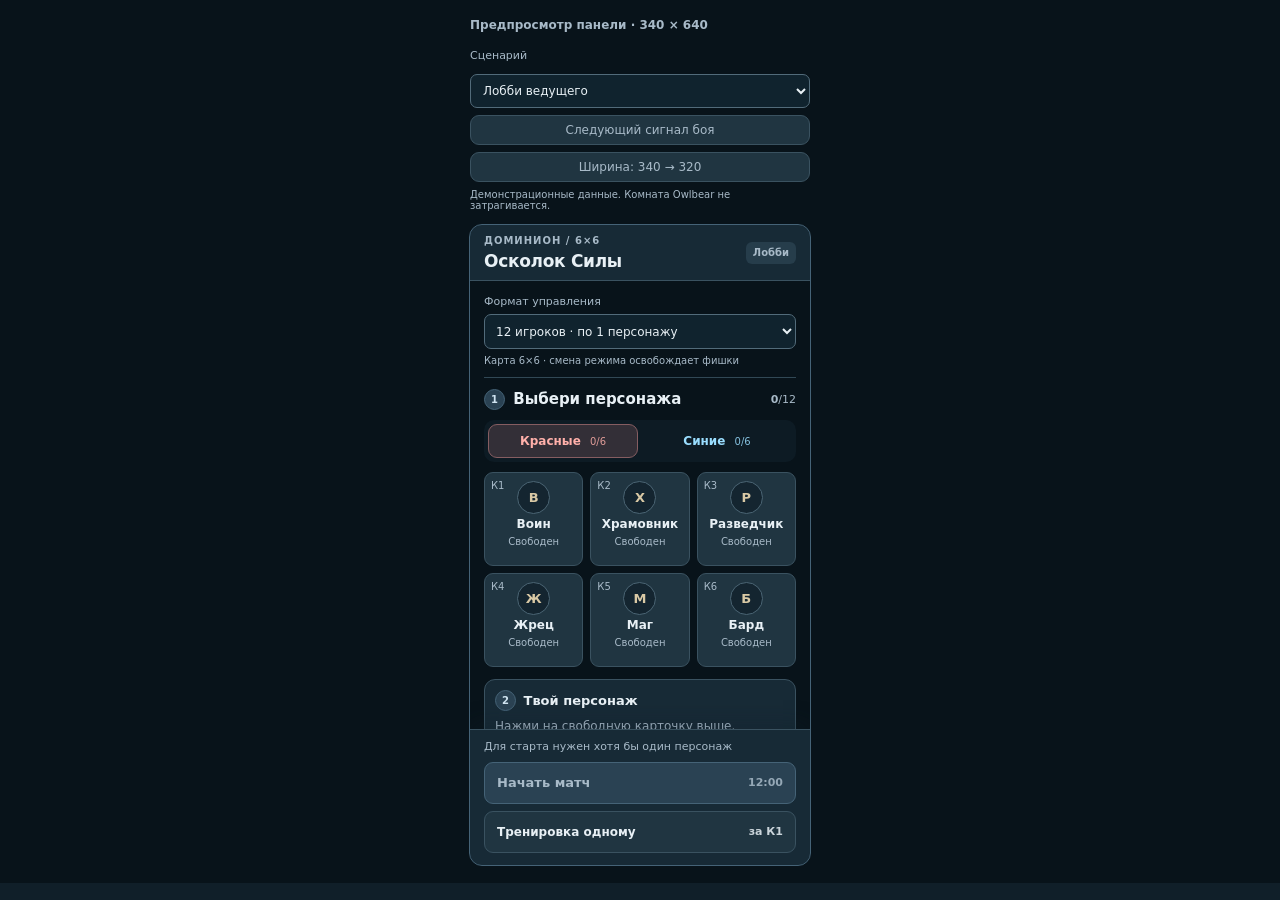
<file: preview.html>
<!doctype html>
<html lang="ru">
<meta charset="utf-8">
<meta name="viewport" content="width=device-width, initial-scale=1">
<title>Доминион</title>
<link rel="stylesheet" href="./panel.css?v=0.11.8">

<style>body{padding:18px 0;display:flex;flex-direction:column;align-items:center;gap:14px;background:#08131a}.app{width:340px;height:640px;outline:1px solid #456377;border-radius:12px}.preview-controls{width:min(340px,95vw);display:grid;gap:7px;font:12px system-ui;color:#a8bac8}.preview-controls select{padding:8px}.preview-controls button{padding:7px}.preview-note{margin:0;font-size:10px}@media(max-width:339px){.app{width:320px}}</style>
<div class="preview-controls"><strong>Предпросмотр панели · 340 × 640</strong><label for="preview-state">Сценарий</label><select id="preview-state"><option value="lobby">Лобби ведущего</option><option value="selected">Выбран Жрец</option><option value="player">Обычный игрок</option><option value="moving">Движение</option><option value="combat">Бой · действие</option><option value="ready">Бой · принято</option><option value="missed">Бой · пропуск</option><option value="dead">Возрождение</option><option value="spectator">Зритель</option><option value="teams-lobby">2 игрока · пустое лобби</option><option value="teams-ready">2 игрока · команды готовы</option><option value="teams-playing">2 игрока · управление</option><option value="teams-combats">2 игрока · две стычки</option><option value="solo-lobby">1 игрок · пустое лобби</option><option value="solo-ready">1 игрок · все 12 готовы</option><option value="solo-playing">1 игрок · управление</option><option value="solo-combats">1 игрок · две стычки</option><option value="preparing">Подготовка · 1:00</option><option value="preparing-ready">Подготовка · готов</option><option value="preparing-spectator">Подготовка · ведущий без фишки</option><option value="preparing-recovery">Подготовка · другой ведущий</option><option value="solo-preparing">1 игрок · подготовка</option><option value="teams-preparing">2 игрока · подготовка</option><option value="playing-recovery">Матч · восстановление</option><option value="finished-recovery">Итог · восстановление</option><option value="teams-capture-contested">Захват · перевес 3×1</option><option value="teams-capture-paused">Захват · пауза</option><option value="teams-capture-rollback">Захват · откат</option><option value="finished">Итог</option></select><button id="preview-round">Следующий сигнал боя</button><button id="preview-size">Ширина: 340 → 320</button><p class="preview-note">Демонстрационные данные. Комната Owlbear не затрагивается.</p></div><main class="app">
  <header class="app-header">
    <div><div class="eyebrow">ДОМИНИОН / 6×6</div><h1>Осколок Силы</h1></div>
    <span id="phase" class="badge">Подключение</span>
  </header>
  <section id="loading" class="empty-state" role="status"><span class="loading-dot"></span><h2>Открываю сцену…</h2><p id="loading-help">Подключаемся к комнате Owlbear.</p></section>
  <section id="lobby" class="screen" hidden aria-label="Подготовка матча">
    <div class="screen-body">
      <div class="mode-picker"><label for="control-mode">Формат управления</label><select id="control-mode"><option value="individual">12 игроков · по 1 персонажу</option><option value="teams">2 игрока · по 6 персонажей</option><option value="solo">1 игрок · все 12 персонажей</option></select><p id="mode-help" class="fine"></p></div>
      <div class="section-heading"><h2><span class="step">1</span> <span id="lobby-title">Выбери персонажа</span></h2><span class="muted"><b id="count">0</b>/12</span></div>
      <div class="team-tabs" role="tablist" aria-label="Команда">
        <button id="tab-red" type="button" role="tab" aria-controls="red-team" aria-selected="true" class="red">Красные <span id="red-count">0/6</span></button>
        <button id="tab-blue" type="button" role="tab" aria-controls="blue-team" aria-selected="false" class="blue" tabindex="-1">Синие <span id="blue-count">0/6</span></button>
      </div>
      <button id="claim-group" type="button" class="secondary claim-group" hidden>Взять команду</button>
      <div id="red-team" role="tabpanel" aria-labelledby="tab-red"><div id="red-slots" class="slots"></div></div>
      <div id="blue-team" role="tabpanel" aria-labelledby="tab-blue" hidden><div id="blue-slots" class="slots"></div></div>
      <section id="selection" class="selection-card" aria-labelledby="selection-heading">
        <h2 id="selection-heading"><span class="step">2</span> Твой персонаж</h2>
        <p id="picked" role="status">Нажми на свободную карточку выше.</p>
        <fieldset id="own-aspect" hidden><legend>Настрой персонажа</legend><label for="class-choice">Изменить класс</label><select id="class-choice" aria-label="Изменить класс персонажа"></select><div id="aspect-options" class="aspect-options" role="group" aria-label="Аспект персонажа"></div><p id="aspect-help" class="fine"></p><p class="fine">Класс и аспект можно менять до начала подготовки.</p></fieldset>
        <button type="button" id="release" class="text-button" hidden>Освободить фишку</button>
      </section>
      <details id="host-settings" class="disclosure" hidden>
        <summary>Настройки ведущего</summary>
        <div id="team-aspects"><h3>Классы и аспекты команд</h3><div id="aspect-lineup"></div></div>
        <label for="route">Бег от красного респа до Капли, с</label>
        <input id="route" name="route" type="number" min="2" max="90" step="0.1" inputmode="decimal" placeholder="10 — пробный темп">
        <p class="fine">Укажи игровой замер, если он есть.</p>
      </details>
    </div>
    <footer class="lobby-footer">
      <p id="start-help" class="fine" role="status"></p>
      <form id="start-form" hidden><button type="submit" class="primary" id="start" disabled>Начать матч <span>12:00</span></button></form>
      <button type="button" class="secondary" id="take-host" hidden>Управлять матчем здесь</button>
      <button type="button" class="secondary" id="practice" hidden>Тренировка одному <span>за К1</span></button>
      <p id="waiting-host" class="waiting-host" hidden>Ждём старта от ведущего</p>
    </footer>
  </section>
  <section id="playing" class="screen" hidden aria-label="Матч">
    <div class="scoreboard" aria-label="Счёт матча">
      <div class="score red"><span>Красные</span><strong id="red-score">0</strong></div>
      <div class="match-clock"><span>ДО 1000</span><time id="timer">12:00</time></div>
      <div class="score blue"><span>Синие</span><strong id="blue-score">0</strong></div>
    </div>
      <section id="preparation-card" class="preparation-card" hidden aria-labelledby="preparation-title">
        <div class="preparation-heading"><div><span class="eyebrow">ПЕРЕД СТАРТОМ</span><h2 id="preparation-title">Подготовка</h2></div><time id="preparation-timer">1:00</time></div>
        <p id="preparation-status" role="status">Старт по таймеру</p>
        <p id="preparation-ready" class="preparation-ready">Готовы 0/0</p>
        <button id="ready-early" type="button" class="primary">Готов к старту</button>
        <p id="preparation-help" class="fine">Если все игроки готовы, матч начнётся раньше.</p>
      </section>
      <div id="fight-tabs" class="fight-tabs" role="group" aria-label="Твои стычки" hidden></div>
    <div id="play-scroll" class="screen-body play-body">
      <section id="winner-card" class="winner-card" hidden><h2 id="winner" role="status"></h2><p class="fine">Матч завершён</p><button id="restart" type="button" class="primary" hidden>Вернуться в лобби</button></section>
      <section id="combat" class="combat" hidden aria-labelledby="combat-title">
        <div class="combat-heading"><div><span class="eyebrow">СТЫЧКА</span><h2 id="combat-title">Бой</h2></div><div class="combat-countdown"><b id="combat-seconds">3</b><span>сек</span></div></div>
        <div class="round-line"><span id="combat-clock"></span><span id="combat-round"></span></div>
        <progress id="combat-progress" max="3" value="3" aria-label="Время на действие"></progress>
        <div id="combat-lineup" class="combat-lineup" aria-label="Состав команд"></div>
        <p id="combat-pick" class="combat-pick" role="status"></p>
        <p id="combat-scope" class="fine" hidden></p>
        <button type="button" id="combat-action" class="combat-action">Атаковать</button>
        <button type="button" id="focus-combat" class="secondary focus-combat" hidden>Показать цель на карте</button>
        <p id="combat-rule" class="combat-rule">Один клик на отсчёт · скорость клика не важна</p>
        <p id="combat-result" class="combat-result"></p>
        <button id="retreat" type="button" class="retreat">Отступить <span>к своему респу →</span></button>
      </section>
      <section id="multi-controls" class="multi-controls" hidden><div class="section-heading"><h2>Твои персонажи</h2><span id="owned-count" class="fine"></span></div><div class="multi-fields"><div><label for="active-pawn">Активный</label><select id="active-pawn"></select></div><div><label for="move-scope">Кому приказ</label><select id="move-scope"></select></div></div><div id="squad-buttons" class="squad-buttons"></div><details id="squad-editor" class="disclosure"><summary>Настроить группы 2–2–2</summary><p class="fine">Выбери другого участника — персонажи поменяются местами.</p><div id="squad-fields"></div></details><p id="selection-summary" class="fine"></p></section>
      <section id="player-card" class="player-card" aria-label="Твой персонаж">
        <div class="player-heading"><div><h2 id="me"></h2><p id="player-state" class="fine"></p></div><span id="pet-charge" class="badge amber" hidden>+30% к урону ДД</span></div>
        <div id="health-row" class="health-row" hidden><meter id="health" min="0" max="100" value="100" aria-label="Здоровье"></meter><span id="health-label">100/100</span></div>
        <p id="pet-help" class="fine" hidden></p>
        <p id="control" class="next-action" role="status"></p>
      </section>

      <section class="destinations" aria-labelledby="points-heading">
        <p id="order-recipient" class="order-recipient" role="status"></p>
        <div class="section-heading"><h2 id="points-heading">Куда бежать?</h2><span id="move-label" class="fine">Нажми точку</span></div>
        <ul id="points" class="point-list">
          <li><button type="button" data-point="Трефа"><span class="point-symbol" aria-hidden="true">♣</span><span class="point-info"><b>Трефа</b><span class="point-status">Свободна</span></span><span class="point-arrow" aria-hidden="true">→</span></button></li>
          <li><button type="button" data-point="Капля"><svg class="point-symbol" viewBox="0 0 24 28" aria-hidden="true"><path d="M12 1C10 7 3 14 3 19a9 9 0 0 0 18 0c0-5-7-12-9-18Z"/></svg><span class="point-info"><b>Капля</b><span class="point-status">Свободна</span></span><span class="point-arrow" aria-hidden="true">→</span></button></li>
          <li><button type="button" data-point="Звезда"><span class="point-symbol" aria-hidden="true">★</span><span class="point-info"><b>Звезда</b><span class="point-status">Свободна</span></span><span class="point-arrow" aria-hidden="true">→</span></button></li>
        </ul>
        <div class="pet-routes" aria-labelledby="pet-routes-heading">
          <h3 id="pet-routes-heading">За бафом питомца</h3>
          <p id="pet-recipient" class="fine"></p>
          <div id="pet-destinations" class="pet-destinations">
            <button type="button" data-pet="Б1">Б1</button>
            <button type="button" data-pet="Б2">Б2</button>
            <button type="button" data-pet="Б3">Б3</button>
          </div>
          <p id="pet-pickup-help" class="fine">Герой добежит и возьмёт баф за 5 с без врагов.</p>
        </div>
        <p id="free-move" class="fine" hidden>Свободный маршрут: инструмент «Бег» на карте.</p>
        <button id="cancel-plan" type="button" class="secondary" hidden>Отменить приказ на старт</button>
      </section>
      <section id="spawn-roster" class="spawn-roster" hidden aria-labelledby="spawn-heading"><h3 id="spawn-heading">На респе</h3><div id="spawn-members"></div></section>
      <section class="pet-card"><div class="section-heading"><h3>Баф питомца</h3><span class="amber">+30% к урону ДД</span></div><p id="pets"></p><p class="fine">На лапе карты · 5 с без врагов</p><p class="fine">Одна стычка · носитель усиливает ДД своей команды · не складывается</p></section>
      <p id="clash" class="clash" role="status" hidden></p>
      <button id="practice-opponent" class="secondary practice-opponent" type="button" hidden>Добавить соперника к Капле</button>
      <details class="disclosure"><summary>Детали матча</summary><p id="pace" class="fine"></p><p class="fine">Союзники видны всегда. Враги появляются рядом.</p><p class="fine">Два пропуска действий подряд — поражение. После смерти: 25 с на своём респе.</p><p id="combat-score" class="fine"></p></details>
      <details id="stop" class="disclosure" hidden><summary>Управление матчем</summary><button id="stop-match" type="button" class="danger">Остановить матч</button><p class="fine">Все вернутся в лобби, счёт обнулится.</p></details>
      <details id="recovery" class="disclosure recovery" hidden><summary>Восстановить управление</summary><p class="fine">Прерывание вернёт всех в лобби. Прогресс матча и счёт будут сброшены.</p><button id="recover-lobby" type="button" class="danger">Прервать матч и вернуть лобби</button></details>
    </div>
  </section>
  <p id="notice" role="status" class="notice" hidden></p>
</main>
<script type="module" src="./preview.mjs?v=0.11.8"></script>
</html>
</file>
<file: panel.css>
:root { color-scheme: dark; font: 13px/1.4 system-ui, sans-serif; background: #101f29; color: #e8f0f5; --muted: #a8bac8; --line: #3a5260; --red: #ffb0aa; --blue: #9adeff; --amber: #ffd296; --green: #a7e2c4; }
* { box-sizing: border-box; }
body { margin: 0; }
[hidden] { display: none !important; }
.app { height: 100vh; height: 100dvh; display: flex; flex-direction: column; overflow: hidden; }
.app-header { flex: 0 0 auto; display: flex; justify-content: space-between; align-items: center; gap: 10px; padding: 13px 14px 11px; border-bottom: 1px solid var(--line); background: #172a36; }
.eyebrow { font-size: 9px; letter-spacing: .1em; font-weight: 750; color: var(--muted); }
h1 { font-size: 20px; line-height: 1.3; margin: 2px 0 0; letter-spacing: -.3px; }
h2 { font-size: 15px; line-height: 1.35; margin: 0; font-weight: 700; }
h3 { font-size: 12px; margin: 0; }
p { margin: 5px 0; }
.red { color: var(--red); }.blue { color: var(--blue); }.amber { color: var(--amber); }.muted,.fine { color: var(--muted); }
.fine { font-size: 11px; line-height: 1.45; }
.badge { font-size: 10px; font-weight: 650; padding: 4px 7px; border-radius: 6px; background: #263d4b; color: var(--muted); white-space: nowrap; }
.badge.amber { background: #39372e; color: var(--amber); }
button,input,select { font: inherit; }
button { border: 1px solid var(--line); border-radius: 9px; color: inherit; background: #203541; cursor: pointer; transition: background .12s, border-color .12s; }
button:hover:enabled { background: #2c4655; border-color: #668494; }
button:disabled { cursor: default; }
button:focus-visible,summary:focus-visible,input:focus-visible,select:focus-visible { outline: 2px solid var(--blue); outline-offset: 2px; }
button:focus-visible { z-index: 1; position: relative; }
.screen { min-height: 0; flex: 1; display: flex; flex-direction: column; }
.screen-body { flex: 1; min-height: 0; overflow-y: auto; overscroll-behavior: contain; padding: 13px 14px; scrollbar-width: thin; scrollbar-color: #4b6574 transparent; }
.section-heading { display: flex; justify-content: space-between; align-items: center; gap: 8px; margin-bottom: 10px; }
.section-heading > .muted { font-size: 11px; font-variant-numeric: tabular-nums; }
.step { display: inline-grid; place-items: center; border: 1px solid #456377; background: #2a4253; color: #d0e4f1; font-size: 10px; width: 21px; height: 21px; border-radius: 50%; margin-right: 3px; vertical-align: 1px; }
.team-tabs { display: grid; grid-template-columns: 1fr 1fr; gap: 4px; padding: 4px; border-radius: 10px; background: #0d1b24; margin-bottom: 10px; }
.team-tabs button { min-height: 34px; border: 1px solid transparent; background: transparent; font-size: 12px; font-weight: 700; }
.team-tabs button span { font-size: 10px; margin-left: 5px; font-weight: 450; opacity: .85; }
.team-tabs .red[aria-selected="true"] { background: #332f37; border-color: #855d61; }
.team-tabs .blue[aria-selected="true"] { background: #203c4d; border-color: #4e869e; }
.slots { display: grid; grid-template-columns: repeat(3,minmax(0,1fr)); gap: 7px; }
.slot { min-width: 0; min-height: 94px; padding: 8px 4px 6px; position: relative; display: flex; flex-direction: column; align-items: center; gap: 2px; }
.slot .portrait { width: 33px; height: 33px; display: grid; place-items: center; flex-shrink: 0; border-radius: 50%; background: #142530; border: 1px solid #4b6574; color: #d9c9a5; font-size: 13px; font-weight: 700; }
.slot .portrait img { width: 100%; height: 100%; object-fit: contain; border-radius: 50%; }
.slot-code { position: absolute; top: 6px; left: 6px; font-size: 9px; color: var(--muted); }
.slot-class { font-size: 11px; font-weight: 650; }
.slot-status { width: 100%; overflow: hidden; text-overflow: ellipsis; white-space: nowrap; font-size: 9px; color: var(--muted); }
.slot[aria-pressed="true"] { border: 2px solid var(--green); padding: 7px 3px 5px; background: #233e3d; }
.slot[aria-pressed="true"] .slot-status { color: var(--green); }
.slot:disabled { opacity: .5; }.slot[aria-pressed="true"]:disabled { opacity: 1; }
.selection-card { margin-top: 12px; background: #172a36; border: 1px solid var(--line); border-radius: 11px; padding: 10px; }
.selection-card h2 { font-size: 13px; }
#picked { font-size: 12px; margin: 7px 0 0; }
#selection[data-picked="false"] #picked { color: var(--muted); }
fieldset { border: 0; padding: 0; margin: 9px 0 0; min-width: 0; }
legend { padding: 0; color: var(--muted); font-size: 10px; margin-bottom: 5px; }
.aspect-options { display: flex; gap: 5px; flex-wrap: wrap; }
#class-choice { width: 100%; margin: 4px 0 8px; }
.point-list button[data-planned="true"] { border-color: var(--blue); background: #274858; }
#cancel-plan { width: 100%; margin-top: 7px; }
.spawn-roster { margin-top: 14px; padding: 10px; border: 1px solid var(--line); border-radius: 10px; background: #172a36; }
.spawn-team h4 { margin: 9px 0 5px; font-size: 11px; }
.spawn-team h4.red { color: var(--red); }.spawn-team h4.blue { color: var(--blue); }
.spawn-row { display: grid; grid-template-columns: minmax(0,1fr) auto; gap: 8px; align-items: center; padding: 5px 0; border-top: 1px solid var(--line); font-size: 11px; }
.spawn-name { min-width: 0; }.spawn-name b { display: block; white-space: nowrap; overflow: hidden; text-overflow: ellipsis; }
.spawn-name small { display: block; color: var(--muted); font-size: 10px; margin-top: 2px; }
#aspect-lineup .aspect-row { display: grid; grid-template-columns: 1fr 1fr; gap: 5px; margin-bottom: 9px; }
#aspect-lineup .aspect-row label { grid-column: 1 / -1; }
#aspect-lineup .aspect-row select { width: 100%; min-width: 0; }
.aspect-options button { flex: 1; min-height: 32px; font-size: 11px; padding: 5px; }
.aspect-options button[aria-pressed="true"] { background: #274858; border-color: var(--blue); color: var(--blue); }
.aspect-options button:disabled { opacity: .6; }.aspect-options button[aria-pressed="true"]:disabled { opacity: 1; }
#aspect-help { margin: 6px 0 0; }
.text-button { background: transparent; border: 0; padding: 5px 0 0; font-size: 10px; color: var(--muted); text-decoration: underline; text-underline-offset: 2px; }
.lobby-footer { flex-shrink: 0; padding: 9px 14px 12px; background: #172a36; border-top: 1px solid var(--line); box-shadow: 0 -8px 18px #101f2940; }
#start-help { margin: 0 0 7px; min-height: 16px; }
.primary,.secondary { width: 100%; min-height: 42px; padding: 9px 12px; font-weight: 750; display: flex; justify-content: space-between; align-items: center; gap: 8px; text-align: left; }
.primary { background: var(--blue); color: #122b39; border-color: var(--blue); }
.primary:hover:enabled { background: #bce9ff; border-color: #bce9ff; }
.primary:disabled { background: #2a4253; border-color: #456377; color: #a8bac8; }
.primary span,.secondary span { font-size: 11px; font-weight: 550; opacity: .85; }
.secondary { background: #203541; font-size: 12px; margin-top: 7px; }
.secondary:disabled { opacity: .5; }
.waiting-host { padding: 9px; background: #203541; border-radius: 8px; text-align: center; color: var(--blue); font-size: 12px; margin: 0; }
.disclosure { border-top: 1px solid #314855; margin-top: 12px; padding-top: 9px; }
summary { font-size: 11px; color: var(--muted); cursor: pointer; padding: 3px 0; }
details[open] summary { margin-bottom: 9px; }
label { display: block; font-size: 11px; color: var(--muted); margin: 10px 0 5px; }
input,select { width: 100%; min-width: 0; background: #10232e; color: #e8f0f5; border: 1px solid #526b7a; border-radius: 7px; padding: 8px; }
.aspect-row { display: grid; grid-template-columns: 113px minmax(0,1fr); gap: 7px; align-items: center; margin: 7px 0; }
.aspect-row label { margin: 0; font-size: 10px; }.aspect-row select { font-size: 10px; padding: 7px 3px; }
.scoreboard { display: grid; grid-template-columns: 1fr 100px 1fr; gap: 7px; flex-shrink: 0; padding: 10px 14px; border-bottom: 1px solid var(--line); }
.score { padding: 5px 8px; border-radius: 8px; background: #332f37; }
.score.blue { background: #203c4d; }
.score > span { display: block; font-size: 9px; font-weight: 700; }
.score strong { display: block; font-size: 24px; font-weight: 750; line-height: 1.15; font-variant-numeric: tabular-nums; }
.match-clock { display: flex; flex-direction: column; align-items: center; justify-content: center; }
.match-clock span { font-size: 8px; letter-spacing: .1em; color: var(--muted); }
.match-clock time { font-size: 25px; font-weight: 750; font-variant-numeric: tabular-nums; line-height: 1.3; }
.play-body { padding-top: 10px; }
.preparation-card { border: 1px solid #658c9d; background: #203b49; border-radius: 11px; padding: 12px; margin-bottom: 12px; }
.preparation-heading { display: flex; align-items: center; justify-content: space-between; gap: 8px; }
.preparation-heading .eyebrow { color: var(--blue); font-size: 8px; }.preparation-heading h2 { font-size: 18px; margin-top: 2px; }
.preparation-heading time { color: var(--blue); font-size: 30px; line-height: 1.2; font-weight: 750; font-variant-numeric: tabular-nums; }
#preparation-status { margin: 8px 0 3px; font-size: 12px; font-weight: 650; }.preparation-ready { color: var(--green); font-size: 12px; margin: 3px 0 10px; }
.preparation-card .primary { justify-content: center; }.preparation-card .fine { margin: 8px 0 0; }
.recovery .danger { font-size: 11px; line-height: 1.4; }
.player-card { padding: 0 0 10px; border-bottom: 1px solid #314855; }
.player-heading { display: flex; justify-content: space-between; align-items: center; gap: 5px; }
.player-heading > div { min-width: 0; }.player-heading .badge { flex: 0 0 auto; font-size: 9px; }#pet-help { font-size: 10px; margin-top: 6px; }
#me { font-size: 13px; }#player-state { font-size: 10px; margin: 2px 0; }
.health-row { display: flex; gap: 8px; align-items: center; margin: 5px 0 0; }
#health { flex: 1; min-width: 0; width: 100%; height: 9px; appearance: none; border: 0; }
#health::-webkit-meter-bar { background: #2c4351; border: 0; border-radius: 9px; }
#health::-webkit-meter-optimum-value { background: var(--green); border-radius: 9px; }
#health::-moz-meter-bar { background: var(--green); border-radius: 9px; }
#health-label { min-width: 43px; font-size: 10px; color: var(--muted); text-align: right; font-variant-numeric: tabular-nums; }
.next-action { color: var(--blue); font-size: 12px; margin: 7px 0 0; font-weight: 650; }
.player-card[data-dead="true"] .next-action { font-size: 18px; color: var(--amber); }
.combat { border: 1px solid #8b7856; background: #292e2d; border-radius: 12px; margin: 11px 0 14px; padding: 11px; }
.combat-heading { display: flex; align-items: center; justify-content: space-between; gap: 5px; }
.combat .eyebrow { color: var(--amber); font-size: 8px; }
.combat h2 { font-size: 18px; margin-top: 2px; }
.combat-countdown { display: flex; align-items: baseline; gap: 3px; color: var(--amber); padding: 4px 8px; background: #3f3a2d; border-radius: 8px; }
.combat-countdown b { font-size: 25px; line-height: 1.1; font-variant-numeric: tabular-nums; }.combat-countdown span { font-size: 9px; }
.round-line { margin-top: 8px; display: flex; justify-content: space-between; font-size: 10px; color: #c7c4b9; }
#combat-progress { width: 100%; height: 4px; appearance: none; border: 0; display: block; margin: 6px 0 9px; border-radius: 6px; background: #494438; }
#combat-progress::-webkit-progress-bar { background: #494438; border-radius: 6px; }#combat-progress::-webkit-progress-value { background: var(--amber); border-radius: 6px; }#combat-progress::-moz-progress-bar { background: var(--amber); border-radius: 6px; }
.combat-lineup { display: grid; grid-template-columns: 1fr 1fr; gap: 7px; }
.combat-team { padding: 6px 8px; border: 1px solid #73585a; background: #383235; border-radius: 7px; }
.combat-team.blue { border-color: #4a6d7e; background: #233c48; }
.combat-team strong { display: flex; align-items: baseline; justify-content: space-between; font-size: 10px; }.combat-team b { font-size: 17px; line-height: 1.1; }
.combat-team small { display: block; font-size: 8px; margin-top: 3px; white-space: nowrap; color: #c7cbd0; }
.combat-pick { font-size: 11px; font-weight: 650; min-height: 16px; margin: 9px 0 6px; color: var(--amber); }
.combat-pick[data-tone="success"] { color: var(--green); }.combat-pick[data-tone="danger"] { color: #ffb0aa; }
.combat-action { width: 100%; min-height: 48px; padding: 10px; font-size: 17px; font-weight: 750; background: var(--amber); color: #332a1d; border: 1px solid var(--amber); }
.combat-action:hover:enabled { background: #ffe1b8; border-color: #ffe1b8; }
.combat-action:disabled { background: #3a453c; color: var(--green); border-color: #5c806c; opacity: 1; }
.combat-action[data-state="sending"],.combat-action[data-state="waiting"] { background: #3d4544; border-color: #74877d; color: #cbd4cf; }
.combat-action[data-map-target="true"]:disabled { background: #203b49; border-color: #658c9d; color: var(--blue); font-size: 14px; }
.focus-combat { justify-content: center; min-height: 35px; padding: 6px 9px; color: var(--blue); }
.combat-rule { font-size: 9px; color: #c7c4b9; text-align: center; margin: 6px 0; }
.combat-result { font-size: 10px; color: #d8d6c9; min-height: 14px; margin: 6px 0; }
.retreat { width: 100%; min-height: 34px; display: flex; justify-content: space-between; align-items: center; background: transparent; font-size: 11px; padding: 6px 9px; }
.retreat span { color: var(--muted); font-size: 10px; }.retreat:disabled { color: var(--muted); }
.destinations { margin-top: 12px; }.destinations .section-heading { margin-bottom: 7px; }
.destinations h2 { font-size: 13px; }
.point-list { list-style: none; padding: 0; margin: 0; display: grid; gap: 6px; }
.point-list button { width: 100%; min-height: 46px; display: flex; align-items: center; gap: 10px; padding: 7px 10px; text-align: left; }
.point-list button:disabled { opacity: .55; }.point-symbol { width: 19px; height: 23px; flex-shrink: 0; color: #d9c9a5; fill: #d9c9a5; text-align: center; font-size: 23px; line-height: 1; }
.point-info { display: flex; flex: 1; flex-direction: column; gap: 1px; }.point-info b { font-size: 12px; }.point-status { font-size: 10px; color: var(--muted); }.point-arrow { font-size: 19px; color: var(--blue); }
.point-list button[data-owner="red"] .point-status { color: var(--red); }.point-list button[data-owner="blue"] .point-status { color: var(--blue); }.point-list button[data-contested="true"] .point-status { color: var(--amber); }
#free-move { margin: 7px 0 0; font-size: 10px; }
.pet-card { padding: 10px; border: 1px solid #746342; background: #2a302f; border-radius: 10px; margin-top: 13px; }
.pet-card .section-heading { margin-bottom: 6px; }.pet-card h3 { color: var(--amber); }.pet-card .amber { font-size: 10px; }.pet-card p { font-size: 11px; }.pet-card .fine { font-size: 10px; margin: 3px 0 0; }
.clash { margin-top: 12px; padding-left: 8px; border-left: 2px solid #668494; color: var(--muted); font-size: 11px; }
.practice-opponent { margin-top: 12px; justify-content: center; min-height: 36px; }
.danger { width: 100%; padding: 9px; border-color: #8c6060; color: var(--red); background: #342e33; }
.winner-card { padding: 13px; background: #243e3a; border: 1px solid #638b79; border-radius: 11px; margin-bottom: 12px; }.winner-card h2 { color: var(--green); font-size: 18px; }.winner-card button { margin-top: 10px; }
.empty-state { padding: 30px 20px; color: var(--muted); text-align: center; }.empty-state h2 { color: #e8f0f5; margin: 10px 0 6px; }.empty-state p { font-size: 12px; }
.loading-dot { display: inline-block; width: 12px; height: 12px; background: var(--blue); border-radius: 50%; box-shadow: 0 0 0 6px #9adeff15; }
.notice { flex-shrink: 0; margin: 0; background: #332f37; border-top: 1px solid #855d61; padding: 8px 14px; color: var(--red); font-size: 11px; }
@media (max-width: 325px) { .app-header { padding-inline: 11px; } h1 { font-size: 18px; }.screen-body,.scoreboard { padding-inline: 11px; }.lobby-footer { padding-inline: 11px; }.slot-class { font-size: 10px; }.scoreboard { grid-template-columns: 1fr 88px 1fr; }.combat-rule { font-size: 8px; } }
@media (prefers-reduced-motion: reduce) { button { transition: none; } }
.mode-picker { border-bottom: 1px solid #314855; margin-bottom: 11px; padding-bottom: 8px; }
.mode-picker label { margin: 0 0 5px; }
.mode-picker select { font-size: 12px; min-height: 35px; padding: 7px; }
.mode-picker .fine { margin-bottom: 0; font-size: 10px; }
.claim-group { margin: 0 0 9px; justify-content: center; min-height: 36px; color: var(--blue); }
.multi-controls { padding-bottom: 9px; margin-bottom: 10px; border-bottom: 1px solid #314855; }
.multi-controls h2 { font-size: 12px; }.multi-controls .section-heading { margin-bottom: 4px; }
.multi-fields { display: grid; grid-template-columns: 1fr 1fr; gap: 7px; }
.multi-fields label { margin: 3px 0 4px; font-size: 10px; }.multi-fields select { padding: 6px 3px; font-size: 10px; min-height: 34px; }
#selection-summary { font-size: 10px; margin: 5px 0 0; }
.fight-tabs { display: flex; flex-wrap: wrap; gap: 5px; margin: 10px 0; }
.fight-tabs button { flex: 1 1 100px; padding: 7px 5px; font-size: 10px; text-align: left; min-height: 33px; }
.fight-tabs button[aria-pressed="true"] { border-color: var(--amber); color: var(--amber); background: #3f3a2d; }
.fight-tabs button[data-needs-action="true"]::after { content: " •"; color: var(--amber); }
#combat-scope { font-size: 10px; color: #e2d6bd; margin: 5px 0; }

/* The fixed area holds global state and every owned fight. Only details scroll. */
.app-header { padding: 9px 14px 8px; }
h1 { font-size: 17px; }
.eyebrow { font-size: 10px; }
.scoreboard { padding: 7px 14px; }
.score strong { font-size: 22px; }.score > span { font-size: 10px; }
.match-clock span { font-size: 10px; }.match-clock time { font-size: 23px; }
.fight-tabs { flex: 0 0 auto; flex-wrap: nowrap; margin: 0; padding: 7px 12px; gap: 5px; background: #172a36; border-bottom: 1px solid var(--line); }
.fight-tabs button { flex: 1 1 0; min-width: 0; min-height: 44px; padding: 6px 4px; font-size: 12px; line-height: 1.3; }
.fight-tabs button[data-needs-action="true"] { border-color: #d1b179; color: #ffe1b8; }
.preparation-card { flex: 0 0 auto; display: grid; grid-template-columns: minmax(0,1fr) 122px; gap: 2px 8px; margin: 0; padding: 8px 14px; border: 0; border-bottom: 1px solid #658c9d; border-radius: 0; }
.preparation-heading { gap: 5px; grid-column: 1; }.preparation-heading .eyebrow { display: none; }.preparation-heading h2 { font-size: 13px; margin: 0; }.preparation-heading time { font-size: 22px; }
#preparation-status { grid-column: 1; margin: 0; font-size: 10px; font-weight: 450; }
.preparation-ready { grid-column: 1; margin: 0; font-size: 12px; }
.preparation-card .primary { grid-column: 2; grid-row: 1 / 4; align-self: center; min-height: 42px; padding: 7px; font-size: 12px; }
.preparation-card .fine { grid-column: 1 / -1; margin: 2px 0 0; font-size: 11px; }
#playing[data-phase="preparing"] .scoreboard { padding-block: 4px; }
#playing[data-phase="preparing"] .score { padding-block: 2px; }.scoreboard { min-height: 58px; }
#playing[data-phase="preparing"] .match-clock span { font-size: 0; }
#playing[data-phase="preparing"] .match-clock span::after { content: "МАТЧ"; font-size: 9px; }
#playing[data-phase="preparing"]:not([data-mode="individual"]) .player-card { display: none; }
#playing[data-phase="preparing"] #player-state,#playing[data-phase="preparing"] #health-row { display: none; }
#playing[data-phase="preparing"] #selection-summary { display: none; }
.multi-controls { padding-bottom: 7px; margin-bottom: 7px; }
.multi-fields select { font-size: 12px; padding: 5px 3px; min-height: 34px; }
.multi-fields label { font-size: 11px; margin-top: 0; }
#selection-summary { font-size: 11px; margin-top: 4px; }
.squad-team { display: grid; grid-template-columns: repeat(3,minmax(0,1fr)); gap: 5px; margin-top: 7px; }
.squad-pick { min-height: 43px; padding: 5px 3px; font-size: 11px; text-align: center; }
.squad-pick b,.squad-pick span { display: block; }.squad-pick span { font-size: 10px; margin-top: 2px; white-space: normal; }
.squad-pick[aria-pressed="true"] { border-color: var(--green); background: #26423f; color: #cbf2df; }
#squad-editor { margin-top: 5px; padding-top: 3px; }#squad-editor summary { font-size: 11px; padding-block: 3px; min-height: 24px; }
.squad-settings h4 { margin: 10px 0 5px; font-size: 12px; }
.squad-field { display: grid; grid-template-columns: 1fr 1fr; gap: 5px; margin-top: 7px; }.squad-field b { grid-column: 1 / -1; font-size: 12px; }.squad-field select { padding: 7px 4px; font-size: 12px; }
.order-recipient { padding: 7px 9px; margin: 0 0 7px; border-left: 3px solid var(--blue); background: #203b49; color: #d8f0ff; font-size: 12px; font-weight: 650; overflow-wrap: anywhere; }
.spawn-row { width: 100%; text-align: left; border: 0; border-top: 1px solid var(--line); border-radius: 0; background: transparent; min-height: 43px; font-size: 12px; padding: 6px 4px; }
.spawn-row[aria-pressed="true"] { background: #26423f; box-shadow: inset 3px 0 var(--green); }.spawn-row:disabled { opacity: 1; }.spawn-name small { font-size: 11px; }
.slot-status,.slot-code { font-size: 10px; }.slot-class { font-size: 12px; }
#player-state,#health-label { font-size: 11px; }.combat-team small { font-size: 11px; white-space: normal; }.combat-team strong { font-size: 12px; }
.combat { margin-top: 0; }.combat-pick { font-size: 13px; }.combat-rule,.combat-result,#combat-scope { font-size: 12px; }.round-line { font-size: 12px; }
.combat-action[data-map-target="true"]:disabled { min-height: 30px; border: 0; border-radius: 0; border-left: 3px solid var(--blue); background: transparent; text-align: left; font-size: 13px; padding: 4px 8px; font-weight: 600; }
.combat[data-map-target="true"] #combat-rule { font-size: 11px; }
.focus-combat { min-height: 42px; font-size: 13px; }
.point-info b { font-size: 13px; }.point-status { font-size: 12px; }.point-list button { min-height: 48px; }
.retreat { min-height: 40px; font-size: 12px; }.retreat span { font-size: 11px; }
.pet-card p,.pet-card .fine { font-size: 12px; }.pet-card .amber { font-size: 11px; }
.pet-routes { margin-top: 12px; padding-top: 10px; border-top: 1px solid var(--line); }
.pet-routes h3 { margin: 0 0 5px; font-size: 13px; }
.pet-destinations { display: grid; grid-template-columns: repeat(3,minmax(0,1fr)); gap: 5px; margin: 7px 0; }
.pet-destinations button { min-height: 45px; padding: 6px 3px; font-size: 11px; white-space: normal; }
.pet-destinations button[data-ready="true"] { border-color: #729c83; color: #c3f0d0; }
@media (max-width: 325px) { h1 { font-size: 17px; }.squad-pick span { font-size: 10px; }.combat-team { padding-inline: 5px; } }
</file>
